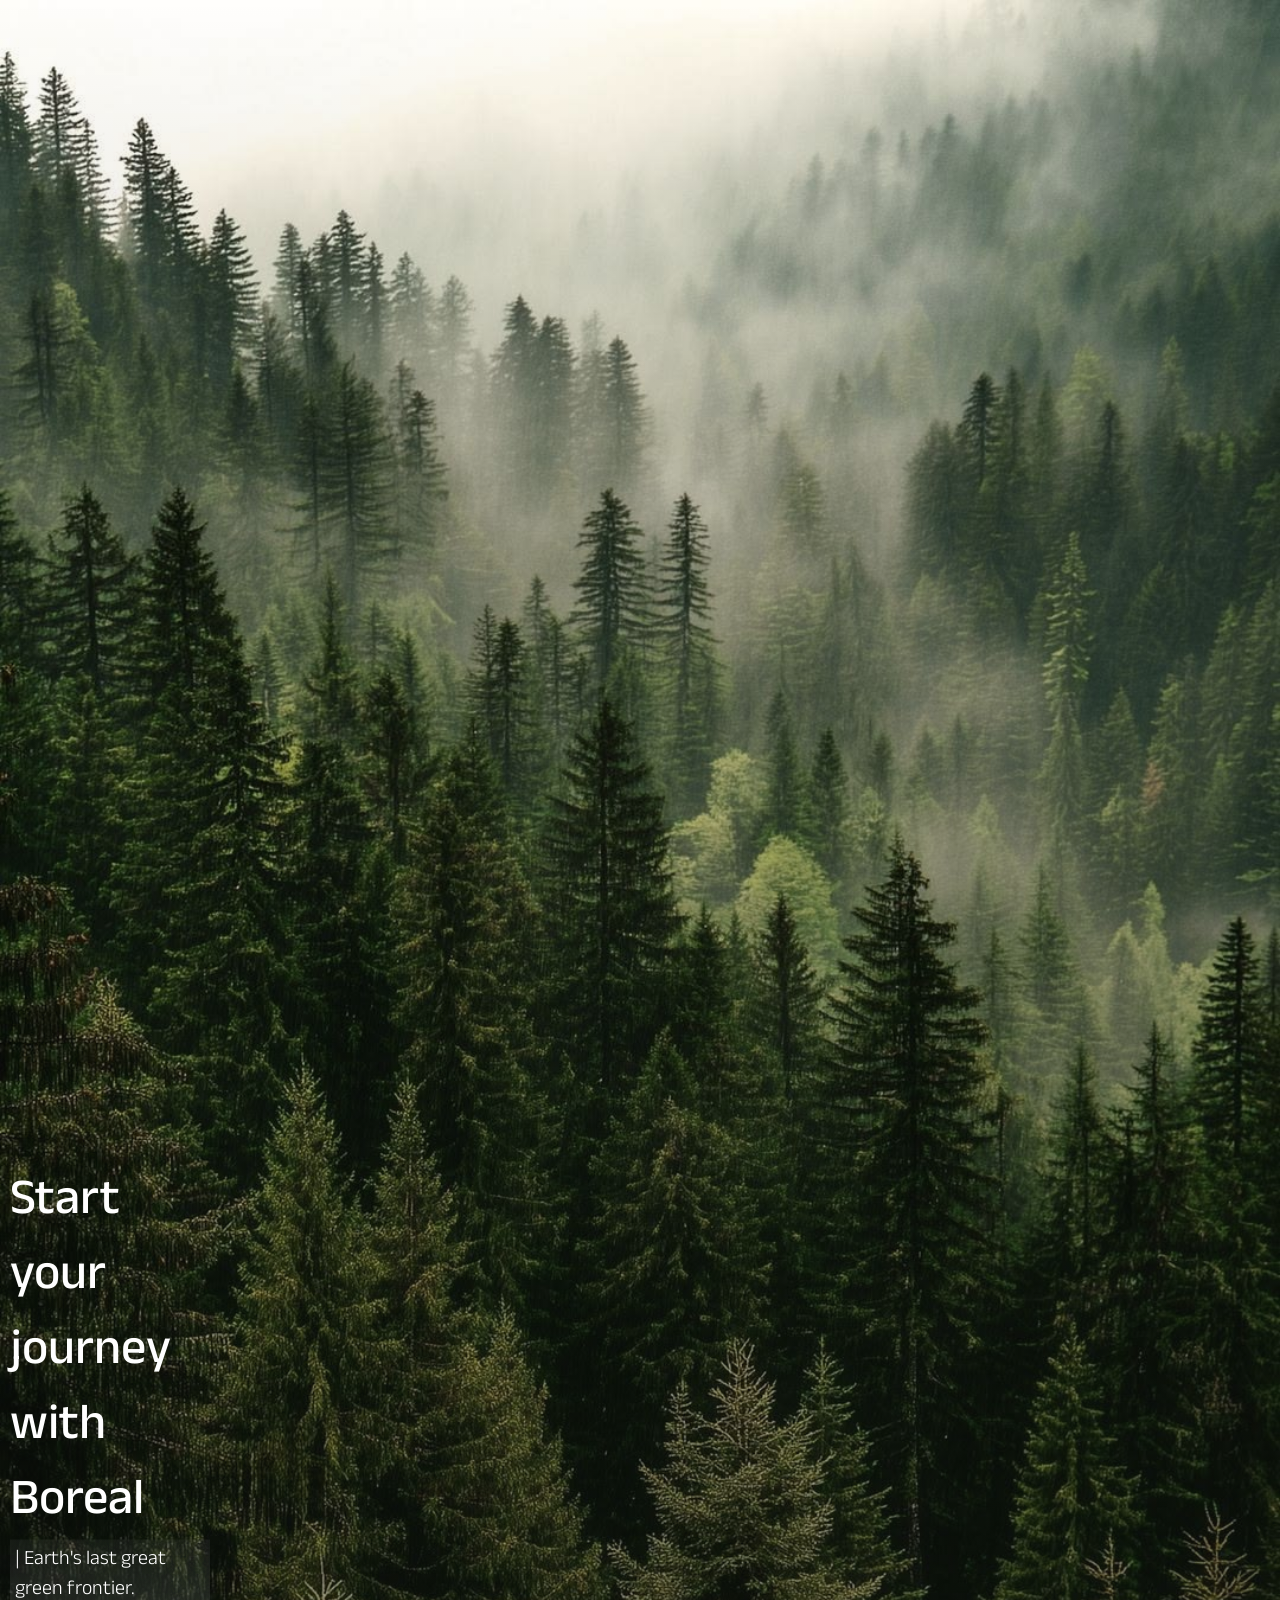
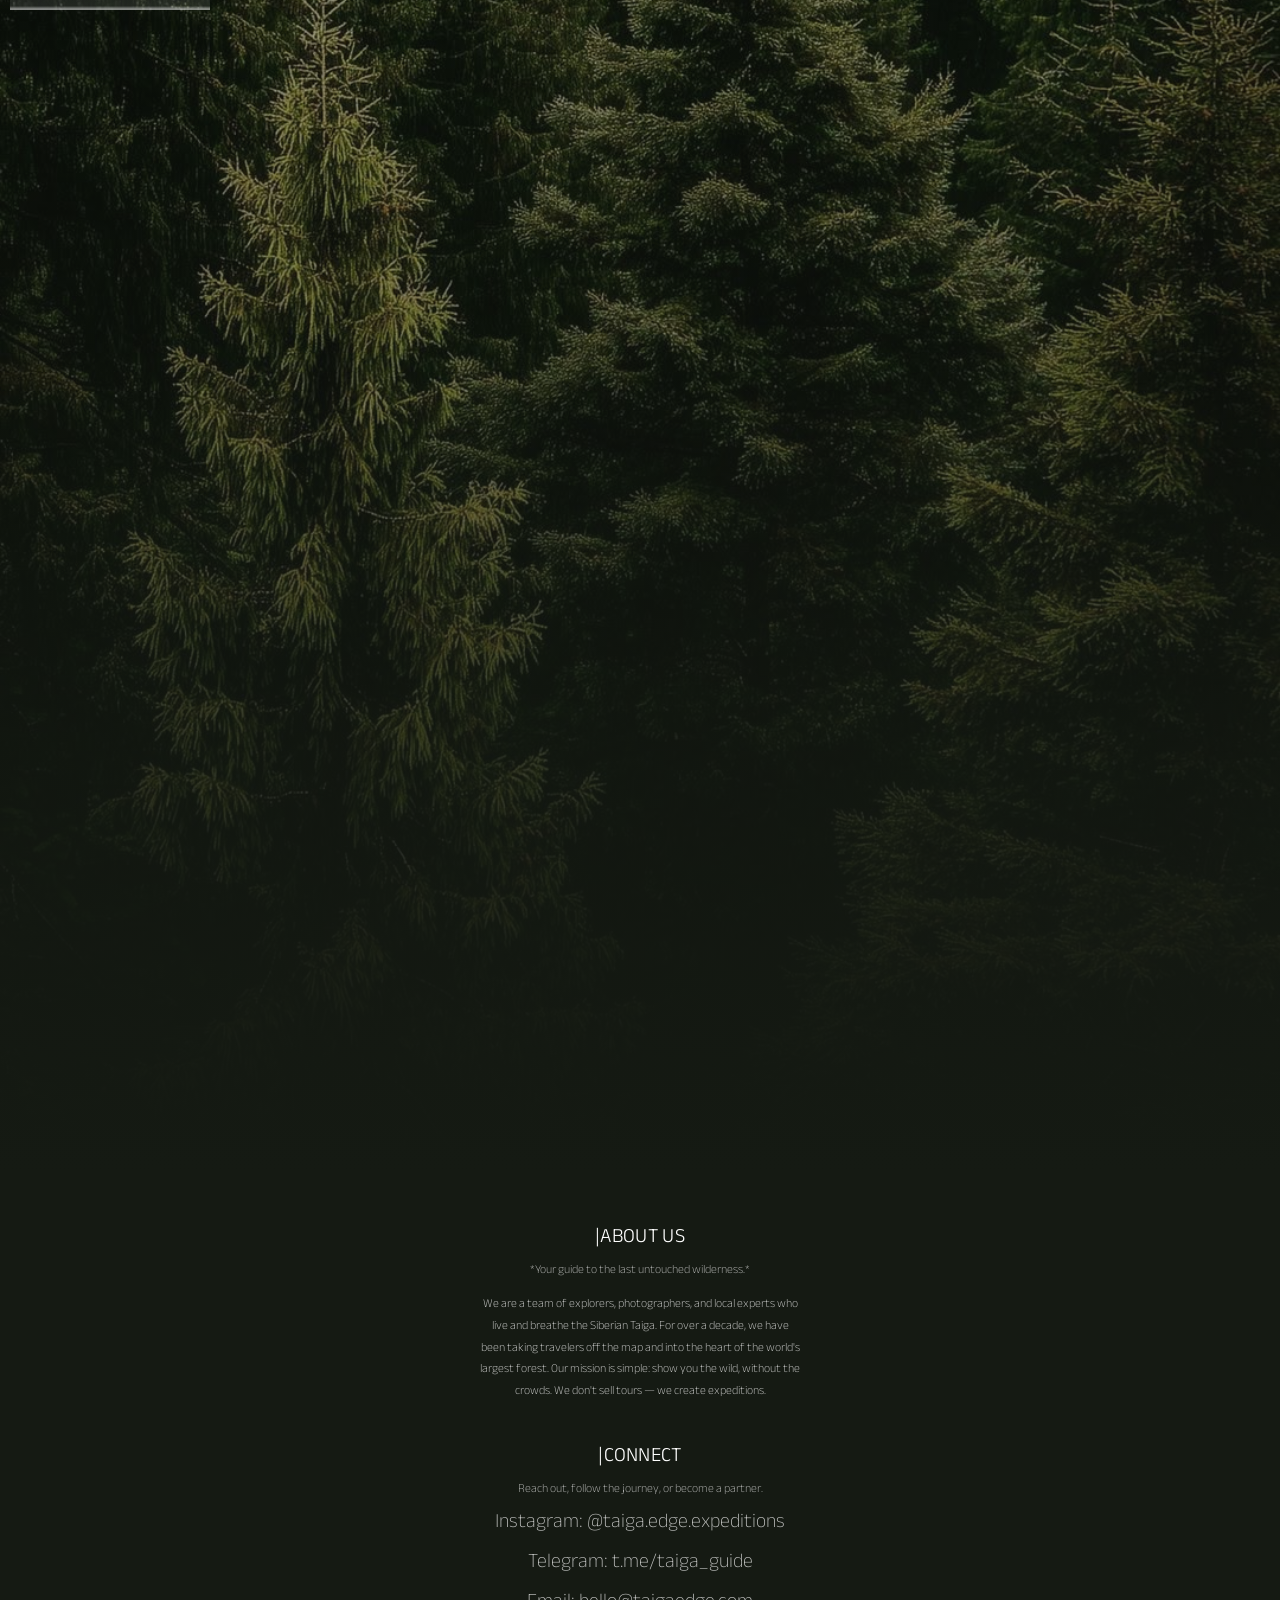
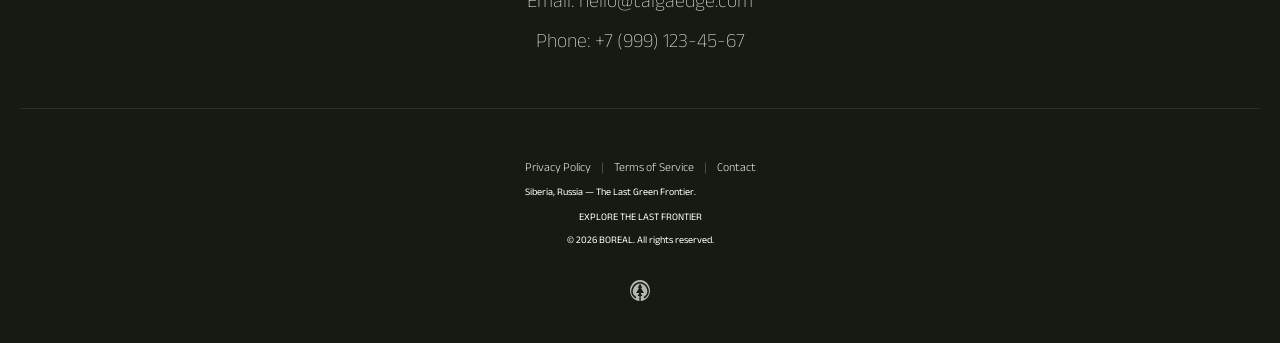
<file: taiga-boreline-landing-portfolio.html>
<!DOCTYPE html>
<html lang="en">
<head>
    <meta charset="UTF-8">
    <meta name="viewport" content="width=device-width, initial-scale=1.0">
    <meta name="description" content="Discover the Siberian taiga — Earth's largest living forest, green lungs of the North, and the last great frontier.">
    <meta name="author" content="Dmitriy Talanovskij">
    <link rel="preconnect" href="https://fonts.googleapis.com">
    <link rel="preconnect" href="https://fonts.gstatic.com" crossorigin>
    <link href="https://fonts.googleapis.com/css2?family=Anek+Gujarati:wght@100..800&family=Roboto+Mono:ital,wght@0,100..700;1,100..700&family=Saira:ital,wght@0,100..900;1,100..900&display=swap" rel="stylesheet">
    <title>Taiga — Boreal | Earth's Largest Living Forest</title>
    <script type="application/ld+json">
    {
    "@context": "https://schema.org",
    "@type": "TouristDestination",
    "name": "Siberian Taiga",
    "alternateName": "Boreal Forest",
    "description": "Discover the Siberian taiga — Earth's largest living forest, green lungs of the North, and the last great frontier.",
    "url": "https://taiga-boreal.com",
    "image": "https://taiga-boreal.com/taiga-tourism-lending/header/9265dc8317ae6471bd06bb44fe6ccf48.jpg",
    "address": {
        "@type": "PostalAddress",
        "addressCountry": "RU",
        "addressRegion": "Siberia"
    },
    "touristType": [
        "Adventure travelers",
        "Nature lovers",
        "Photographers"
    ],
    "includesAttraction": [
        {
        "@type": "TouristAttraction",
        "name": "Siberian Cedar Forests",
        "description": "Ancient cedar forests of the Siberian taiga."
        },
        {
        "@type": "TouristAttraction",
        "name": "Taiga Rivers",
        "description": "Endless rivers winding through the largest forest on Earth."
        },
        {
        "@type": "TouristAttraction",
        "name": "Siberian Wildlife",
        "description": "Home to the sable, musk deer, Siberian tiger, and wolverine."
        }
    ],
    "provider": {
        "@type": "TravelAgency",
        "name": "Boreal Expeditions",
        "url": "https://taiga-boreal.com",
        "email": "hello@taigaedge.com",
        "telephone": "+7-999-123-45-67",
        "sameAs": [
        "https://t.me/taiga_guide",
        "https://instagram.com/taiga.edge.expeditions"
        ]
    }
    }
    </script>
    <link rel="stylesheet" href="taiga-boreline-landing-page.css">
</head>
<body class="page">
    <header class="header">
        <h1 class="visuality-hidden">Boreal</h1>
        <img class="main-header-photo-mobile-only" alt="A dense Siberian taiga forest with tall coniferous trees shrouded in mist." src="taiga-tourism-landing-mobile/header-mobile/986feb47e9274267a00a974ef793bbde.jpg" loading="eager">
        <div class="all-header-content">
            <div class="header-text-content">
                <h2 class="header-title">
                    Start your journey with Boreal
                </h2>   
                <div class="header-subtitle subtitle-background">
                    <p>
                        | Earth's last great green frontier.
                    </p>
                </div>
            </div>
        </div>
        <!--==============
        mobile-header-endin
        ===============-->
    </header>
    <main>
        <!--=========================
        Mobile verison the beginings
        ==========================-->
        <div class="main-info-landing-mobile-only">
            <section class="header-sta-wrapper">
                <div class="header-sta">
                    <a href="#form-mobile-only">Enter the wild →</a>
                </div>
            </section>
            <section role="region" aria-label="Taiga facts, swipe to navigate" class="carousel-section">
                <div class="carousel-header">
                    <img src="taiga-tourism-landing-mobile/1-page-mobile/2-block/arrow-up-left_2.svg" loading="lazy" alt="" aria-hidden="true" class="carousel-arrow-prev">
                     <div class="carousel-title-wrapper">
                        <p class="carousel-title">
                            Swipe 
                        </p>
                    </div>
                    <img src="taiga-tourism-landing-mobile/1-page-mobile/2-block/arrow-up-right_1.svg" loading="lazy" alt="" aria-hidden="true" class="carousel-arrow-next">
                </div>
                <div class="carousel-track">
                <article class="carousel-slide" data-index="0">
                    <div class="carousel-slide-1-image">
                        <img src="taiga-tourism-lending/4-page/4 animals/93031929be5fb88c0b79167330a8c284.jpg" alt="" aria-hidden="true" loading="lazy" >
                    </div>
                    <div class="carousel-slide-1-text">
                        <p>
                            Faster than Usain Bolt. The taiga doesn't do second place.
                        </p>
                    </div>
                </article>
                <article class="carousel-slide" data-index="1">
                        <div class="carousel-slide-2-image">
                            <img  src="taiga-tourism-lending/1-page/taiga-1-block/1-page-taiga-1-block-2-page.jpg" alt="Rolling forested hills and distant blue mountains under a cloudy sky, framed by a rocky foreground with pine trees." aria-hidden="true" loading="lazy" >
                        </div>
                        <div class="carousel-slide-2-text">
                            <p>
                                Bigger than the Amazon — as vast as the entire United States.
                            </p>
                        </div>
                </article>
                <article class="carousel-slide" data-index="2">
                        <div class="carousel-slide-3-image">
                            <img src="taiga-tourism-lending/4-page/collage/927a4ff41d031b5d54781b3902f9cacc.jpg" alt="A bullfinch with a bright orange breast perched on a branch, eating red berries in winter." loading="lazy" >
                        </div>
                        <div class="carousel-slide-3-text">
                            <p>
                                Pyrrhula means “fire” — a red spark in the white taiga.
                            </p>
                        </div>
                </article>
                </div>
                <div class="carousel-dots" id="carousel-dots">
                    <button class="carousel-dot" type="button" data-index="0" aria-label="Go to slide 1"></button>
                    <button class="carousel-dot is-active" type="button" data-index="1" aria-label="Go to slide 2"></button>
                    <button class="carousel-dot" type="button" data-index="2" aria-label="Go to slide 3"></button>
                </div>
            </section>
            <section aria-hidden="true">
                <article class="journey-section">
                    <img class="journey-trail-main-icon" src="taiga-tourism-landing-mobile/1-page-mobile/2-block/Trail.svg" alt="" aria-hidden="true" loading="lazy">
                    <div class="journey-header">
                        <p class="journey-title">| Your journey starts here. No roads. Just wild.</p>
                        <img class="journey-icon icon-buildings" src="taiga-tourism-landing-mobile/1-page-mobile/2-block/buildings.svg" alt="" aria-hidden="true" loading="lazy">
                    </div>
                    <div class="journey-step step-1">
                        <div class="step-1-text-wrapper">
                            <p class="step-1-title">| Impassable forests. </p>
                            <p class="step-1-desc">The forest doesn't make way for you.</p>
                        </div>
                        <img class="journey-icon icon-wood" src="taiga-tourism-landing-mobile/1-page-mobile/2-block/wood.svg" alt="" aria-hidden="true" loading="lazy">
                        <img class="journey-icon icon-acorn" src="taiga-tourism-landing-mobile/1-page-mobile/2-block/acorn.svg" alt="" aria-hidden="true" loading="lazy">
                        <img class="journey-icon icon-tree-1" src="taiga-tourism-landing-mobile/1-page-mobile/2-block/christmas-tree-(1).svg" alt="" aria-hidden="true" loading="lazy">
                        <img class="step-1-image" src="taiga-tourism-landing-mobile/1-page-mobile/2-block/taiga-forest.webp" alt="" aria-hidden="true" loading="lazy">
                    </div>
                    <div class="journey-step step-2">
                        <p class="step-2-title">
                        | No trail. No map. Just instinct.
                        </p>
                        <img class="journey-icon icon-tree-2" src="taiga-tourism-landing-mobile/1-page-mobile/2-block/christmas-tree-(1).svg" alt="" aria-hidden="true" loading="lazy">
                        <img class="journey-icon icon-trees" src="taiga-tourism-landing-mobile/1-page-mobile/2-block/trees.svg" alt="" aria-hidden="true" loading="lazy">
                        <img class="journey-icon icon-tree-3" src="taiga-tourism-landing-mobile/1-page-mobile/2-block/tree.svg" alt="" aria-hidden="true" loading="lazy">
                    </div>
                    <div class="journey-step step-3">
                        <p class="step-3-title">
                        | An ocean of green. The taiga has no end.
                        </p>
                        <img class="journey-icon icon-tree-4" src="taiga-tourism-landing-mobile/1-page-mobile/2-block/christmas-tree-(1).svg" alt="" aria-hidden="true" loading="lazy">
                        <img class="step-3-image" src="taiga-tourism-landing-mobile/1-page-mobile/2-block/helicopter-taiga.webp" alt="" aria-hidden="true" loading="lazy">
                    </div>
                    <div class="journey-step step-4">
                        <p class="step-4-title">
                            | You're a guest here.
                        </p>
                        <img class="journey-icon icon-paw" src="taiga-tourism-landing-mobile/1-page-mobile/2-block/paw.svg" alt="" aria-hidden="true" loading="lazy">
                        <img class="journey-icon icon-deer" src="taiga-tourism-landing-mobile/1-page-mobile/2-block/deer.svg" alt="" aria-hidden="true" loading="lazy">
                        <img class="journey-icon icon-scan" src="taiga-tourism-landing-mobile/1-page-mobile/2-block/photo-scan.svg" alt="" aria-hidden="true" loading="lazy">

                    </div>
                    <div class="journey-step step-5">
                        <p class="step-5-title">
                        | You're almost at the heart of the taiga.
                        </p>
                        <img class="journey-icon icon-forest" src="taiga-tourism-landing-mobile/1-page-mobile/2-block/trees.svg" alt="" aria-hidden="true" loading="lazy">
                    </div>
                    <div class="journey-step step-6">
                        <p class="step-6-title">
                            | No spam. Just the wild.
                        </p>
                    </div>
                </article>
            </section>
            <section>
                <article class="visually-hidden-story" role="region">
                    <h2>Your journey through the taiga</h2>
                        <ol>
                            <li>
                            <strong>You step into the taiga.</strong>
                            No roads. No signs. Just wild. An acorn crunches under your boot — 
                            the first small sound in a forest that has no end.
                            </li>
                            
                            <li>
                            <strong>The forest closes in.</strong>
                            Fir trees rise around you, tall and silent. The branches don't move aside. 
                            The taiga doesn't make way for anyone — not even for you.
                            </li>
                            
                            <li>
                            <strong>Something is watching.</strong>
                            A deer lifts its head between the trunks. For a moment, you and the forest 
                            look at each other. Then it's gone. No trail. No map. Just instinct.
                            </li>
                            
                            <li>
                            <strong>You are not the first here.</strong>
                            Paw prints cross the trail — a wolf, or a fox, or something older. 
                            You are a guest in this forest, and the taiga has had many guests before you.
                            </li>
                            
                            <li>
                            <strong>The way is blocked.</strong>
                            A fallen log lies across the trail, moss-covered and heavy. 
                            You climb over it. The forest offers no shortcuts. Every step is earned.
                            </li>
                            
                            <li>
                            <strong>An ocean of green.</strong>
                            You climb higher. The trees stretch to the horizon. Somewhere above, 
                            a helicopter crosses the sky — small, distant, and somehow out of place 
                            in a world this old. The taiga has no end.
                            </li>
                            
                            <li>
                            <strong>You have reached the heart.</strong>
                            The forest opens. Mountains rise in the distance. You are almost there — 
                            at the center of the largest living forest on Earth. 
                            No spam. Just the wild.
                            </li>
                        </ol>
                </article>
            </section>
            <section>
                <article class="mobile-form-wrapper">
                    <form id="form-mobile-only" class="mobile-form">
                        <fieldset class="mobile-form-fieldset">
                            <div class="mobile-form-group">
                                <label for="user-name-mobile-only" class="mobile-form-label">|Name:</label>
                                <input type="text" id="user-name-mobile-only" name="user_name" placeholder="Alex American" required minlength="1" maxlength="50" class="mobile-form-input">
                            </div>
                            <div class="mobile-form-group">
                                <label for="user-email-mobile-only" class="mobile-form-label">|Email:</label>
                                <input type="email" id="user-email-mobile-only" name="user_email" placeholder="taiga@gmail.com" required class="mobile-form-input">
                            </div>
                            <div class="mobile-form-group">
                                <label for="user-message-mobile-only" class="mobile-form-label">|Message:</label>
                                <textarea id="user-message-mobile-only" name="user_message" placeholder="I like taiga and Russia" minlength="1" maxlength="100" class="mobile-form-textarea"></textarea>
                            </div>
                        </fieldset>
                    </form>
                </article>
                <button type="submit" form="form-mobile-only" class="mobile-form-submit" >Send</button>
            </section>
        </div>

        <!--=========================
        Mobile verison the endings
        ==========================-->
    </main>
    <!--=========================
        Mobile  footer version beginings
        ==========================-->
    <footer class="site-footer">
        <div class="footer-decoration">
            <img class="mobile-only" src="taiga-tourism-landing-mobile/footermobile.png" alt="" loading="lazy" aria-hidden="true">
        </div>
        <div class="footer-content">
            <article class="footer-about">
                <h3 class="footer-title">
                    |ABOUT US
                </h3>
                <p class="footer-subtitle">
                    *Your guide to the last untouched wilderness.*
                </p>
                <p class="footer-text">
                    We are a team of explorers, photographers, and local experts who live and breathe the Siberian Taiga. For over a decade, we have been taking travelers off the map and into the heart of the world's largest forest. Our mission is simple: show you the wild, without the crowds. We don't sell tours — we create expeditions.
                </p>
            </article>
            <articl class="footer-connect">
                <h3 class="footer-title">
                    |CONNECT
                </h3>
                <p class="footer-subtitle">
                    Reach out, follow the journey, or become a partner.     
                </p>
                <ul class="footer-links">
                    <li>
                        <a href="#" target="_blank" rel="noopener">
                            Instagram: @taiga.edge.expeditions  
                        </a>
                    </li>
                    <li>
                        <a href="#" target="_blank" rel="noopener">
                            Telegram: t.me/taiga_guide 
                        </a>
                    </li>
                    <li> 
                        <a href="#">
                            Email: hello@taigaedge.com
                        </a>
                    </li>
                    <li>
                        <p class="copy-phone-num" data-copy="+7 (999) 123-45-67 ">
                            Phone: +7 (999) 123-45-67 
                        </p>
                    </li>
                </ul>
            </article>
       </div>
       <hr>
       <div class="footer-bottom">
            <div class="footer-bottom-left">
                <div class="footer-bottom-links">
                    <a href="#">Privacy Policy</a>
                    <a href="#">Terms of Service</a>
                    <a href="#">Contact</a>
                </div>
                <p class="footer-location">
                    Siberia, Russia — The Last Green Frontier.
                </p>
            </div>
            <div class="footer-bottom-right">
                <p>
                    EXPLORE THE LAST FRONTIER
                </p>
                <p>
                    © 2026 BOREAL. All rights reserved.
                </p>
            </div>
        </div>
        <div class="footer-logo">
            <img src="taiga-tourism-lending/header/logo-tree.svg" alt="" loading="lazy">
        </div>
    </footer>
    <!--=========================
        Mobile footer version endings
        ==========================-->
    <script src="taiga-boreline-landing-page.js" defer></script>
</body>
</html>
</file>
<file: taiga-boreline-landing-page.css>
/* ================================================================================================================
   TABLE OF CONTENTS:
   1. Reset & Variables
   2. Global Styles
   3. Utility Classes
   4. Mobile Components
      4.1 Header
      4.2 Button
      4.3 Carousel
      4.4 Form
      4.5 Footer
   5. Desktop Components (Media Query)
   6. Animations
   ======================================================================================================== */




/*=====================================================================================================================
                                                    1. Reset & Variables
========================================================================================================================*/
*, 
*::before,
*::after {
    margin: 0;
    padding: 0;
    box-sizing: border-box;
}

html {
    scroll-behavior: smooth;
    -webkit-text-size-adjust: 100%;
}

body {
    min-height: 100vh;
    line-height: 1.5;
    -webkit-font-smoothing: antialiased;
    text-rendering: optimizeLegibility;
}

img,
picture,
video,
canvas,
svg {
    display: block;
    max-width: 100%;
    height: auto;
}

input,
button,
textarea,
select {
    font: inherit;
    color: inherit;
}

button {
    cursor: pointer;
    background: none;
    border: none;
}

a {
    color: inherit;
    text-decoration: none;
}

ul,
ol {
    list-style: none;
}

h1, h2, h3, h4, h5, h6 {
    font-size: inherit;
    font-weight: inherit;
}
/*=====================================================================================================================
                                               2. Global Styles
========================================================================================================================*/
:root {
    --color-text: #ffffff;
    --color-background: #151A13;
    --color-cards-background: #424D3E;
    --color-form-background: #2A3426;



    /*==========================
    gradient for header
    ===========================*/
    --header-gradient-photo: linear-gradient(
    180deg,
    #151a1300 0%,           
    #151a1383 70%,          
    #151a13ce 85%,          
    #151A13 100%        
);
    /*============================
    slogan under header
    =============================*/
    --border-gradient-slogan: linear-gradient(
        180deg,
        #ffffff0d 0%,
        #ffffff19 95%,
        #ffffff83 99%,
        #FFFFFF 100%
    );
    /*==============================
    button-tokens buttons and form
    ===============================*/
    --bg-button-gradient: linear-gradient(
        90deg,
        rgba(59, 70, 54, 0) 0%,
        rgba(59, 70, 54, 1) 100%
    );

    --border-gradient-vertical: linear-gradient(
        180deg,
        #3B4636 0%,
        #FFFFFF 50%,
        #3B4636 100%
    );

    --border-gradient-horisontal: linear-gradient(
        90deg,
        #3B4636 0%,
        #FFFFFF 50%,
        #3B4636 100%
    );
    /*=======================
    form-tokens border and sides of main block 
    ========================*/
    --gradient-side-glow-left-right: linear-gradient(
        90deg,
        rgba(255, 255, 255, 0.15) 0%,
        rgba(255,255,255, 0.05) 10%,
        rgba(21, 26, 19, 0) 20%,       
        rgba(21, 26, 19, 0) 80%, 
        rgba(255, 255, 255, 0.05) 90%,    
        rgba(255, 255, 255, 0.15) 100%   
    );
     --devider-gradient-horisontal: linear-gradient(
    90deg,
    transparent 0%,
    #FFFFFF 50%,
    transparent 100%
  );
    --border-width: 1px;
    --side-glow-width: 40px;

    /*===============================
    border radius of objects
    ===============================*/
    --border-radius-buttons: 100px;
    --border-radius-form: 20px;
    --border-radius-cards: 20px;
    --border-radius-pill-1: 100px;
    --border-radius-full: 999px;
    --border-radius-pill-2: 50px;


    /*===================
    fonts families
    ====================*/
    --font-main: 'Anek Gujarati', system-ui, sans-serif;
    --font-mono: 'Roboto Mono', monospace;
    --font-display: 'Saira', sans-serif;



    /*=================
    fonts sizes
    ===================*/
    --fs-light:  10px;   /*footer copy right*/
    --fs-sm:     12px;   /*footer info*/
    --fs-xs:     14px;   /*card info*/
    --fs-base:   16px;   /*journey dop info*/
    --fs-lg:     18px;   /* enter the wild*/
    --fs-xl:     20px;   /*form text, footer header, journey text */
    --fs-2xl:    24px;   /*jorney header */
    --fs-3xl:    32px;   /*send*/
    --fs-4xl:    40px;   /*swipe*/
    --fs-5xl:    50px;   /*main header*/
    /*==================
    font weight
    ===================*/
    --fw-thin: 100; /**/
    --fw-extra-light: 200; /**/
    --fw-light: 300; /**/
    --fw-regular: 400; /**/
    --fw-medium: 500; /**/
    --fw-semi-bold: 600; /**/
    --fw-bold: 700; /**/

    /*======================
    sizes
    ======================*/
    --container-max: 480px;

    /*================
    animations hoover and other
    ==================*/
    --transition-fast: 0.15s ease;
    --transition-medium: 0.3s ease;
    --transition-slow: 0.5s ease;


    /*===========
    shadows
    ===============*/
    --shadow-sm: 0 2px 8px rgba(0, 0, 0, 0.1);
    --shadow-md: 0 8px 24px rgba(0, 0, 0, 0.2);
    --shadow-lg: 0 16px 48px rgba(0, 0, 0, 0.3);
}





/*=====================================================================================================================
                                                3. Utility Classes
========================================================================================================================*/

/*==========================
        block mobile
===========================*/
.mobile-only,
.main-info-landing-mobile-only,
.main-header-mobile-only {
  display: block;
}


.mobile-only {
    display: block;
}

/*=====================================================================================================================
                                            4. Mobile Components
========================================================================================================================*/






.main-info-landing-mobile-only {
    display: flex;
    flex-direction: column;
    gap: 20px;
    width: 100%;
    max-width: 480px;
    margin: 0 auto;
}
.visuality-hidden {
    position: absolute;
    width: 1px;
    height: 1px;
    padding: 0;
    margin: -1px;
    overflow: hidden;
    clip: rect(0, 0, 0, 0);
    white-space: nowrap;
    border: 0;
}
.page {
    background-color: var(--color-background);
    color: var(--color-text);
    font-family: var(--font-main);
}



/*====================================================================

=====================================================================*/


.header {
    position: relative;
    width: 100%;
    display: block;
    overflow: hidden;
}

.header::before {
    content: '';
    position: absolute;
    inset: 0;
    z-index: 1;
    background: var(--header-gradient-photo);
    pointer-events: none;
}
.main-header-photo-mobile-only {
    z-index: 0;
    display: block;
    width: 100%;
    height: auto;
}

.all-header-content {
    position: absolute;
    top: 50%;
    left: 10px;
    transform: translateY(-50%);
    z-index: 2;
    max-width: var(--container-max);
}
.header-text-content {
    max-width: 200px
}
.header-title {
    font-size: var(--fs-5xl);
    font-weight: var(--fw-medium) ;
}

.header-subtitle {
    font-size: var(--fs-xl);
    font-weight: var(--fw-light) ;
}
.subtitle-background {
    padding: 5px;
    display: inline-block;
    background: var(--border-gradient-slogan);

}

.header-sta-wrapper {
    display: flex;
    justify-content: center;
    padding: 10px 20px 80px;
    
}
.header-sta {
    position: relative;
    display: inline-block;
    padding: 25px 40px;
    z-index: 2;
    background: var(--bg-button-gradient);
    border-radius: 100px;
    font-size:var(--fs-lg);
    font-weight: var(--fw-medium);
    text-decoration: none;
    transition: var(--transition-medium);
    transition: 
        transform var(--transition-medium),
        opacity var(--transition-medium),
        box-shadow var(--transition-medium);
    cursor: pointer;
    user-select: none;
    -webkit-tap-highlight-color: transparent;
    transition: 
        transform var(--transition-medium),
        opacity var(--transition-medium),
        box-shadow var(--transition-medium);
}
.header-sta::before {
    content: '';
    position: absolute;
    inset: 0;
    border-radius: inherit;
    padding: 1px;
    background: var(--border-gradient-vertical);
    -webkit-mask: 
    linear-gradient(#fff 0 0) content-box,
    linear-gradient(#fff 0 0);
    -webkit-mask-composite: xor;
    mask-composite: exclude;
}

.header-sta:hover {
    transform: translateY(-4px);
    box-shadow: 0 8px 20px rgba(0, 0, 0, 0.4);
}
.header-sta:active {
    transform: translateY(-1px);
    opacity: 0.7;
    box-shadow: none;
}




/*====================================================================
Carousel_section
=====================================================================*/
.carousel-section {
    position: relative;
    width: 100%;
    padding: 40px 0 60px;
    overflow: hidden;
    background-color: var(--color-background);
    background-image: var(--gradient-side-glow-left-right);
    background-repeat: no-repeat;
    background-size: 100% 100%;
    --side-glow-width: 40px;
}
.carousel-section::before {
    content: '';
    position: absolute;
    top: 0;
    left: 0;
    width: 100%;
    z-index: 10;
    pointer-events: none;
    background: var(--devider-gradient-horisontal);
    height: 1px;

}
.carousel-section::after {
    content: '';
    position: absolute;
    bottom: 0;
    left: 0;
    width: 100%;
    height: 1px;
    background: var(--devider-gradient-horisontal);
    z-index: 10;
    pointer-events: none;
}
.carousel-header {
    display: flex;
    align-items: center;
    justify-content: space-between;
    padding: 0 20px;
    margin-bottom: 40px;
}
.carousel-title-wrapper {
    flex: 1;
    display: flex;
    justify-content: center;
}
.carousel-title {
    font-family: var(--font-main);
    font-size: var(--fs-4xl);
    font-weight: var(--fw-light);
    color: var(--color-text);
    letter-spacing: 1px;
}
.carousel-arrow-prev,
.carousel-arrow-next {
    width: 70px; 
    height: auto;
    cursor: pointer;
    opacity: 0.7; 
}
.carousel-arrow-prev:hover,
.carousel-arrow-next:hover {
    opacity: 1;
}
.carousel-arrow-prev:active,
.carousel-arrow-next:active {
    transform: scale(0.9);
}
.carousel-track {
    display: flex;
    gap: 40px;
    padding: 30px 20px;
    overflow-x: auto;
    scroll-snap-type: x mandatory;
    scroll-behavior: smooth;
    -ms-overflow-style: none;
    scrollbar-width: none;
    padding-top: 30px;
    padding-bottom: 30px;
}
.carousel-track::-webkit-scrollbar {
    display: none;
}
.carousel-slide {
    position: relative;
    flex: 0 0 92%;
    scroll-snap-align: center;
    background-color: var(--color-cards-background);
    border-radius: var(--border-radius-cards);
    padding: 24px 20px;
    gap: 20px;
    min-height: 140px;
    display: flex;
    align-items: center;
    transition: transform 0.3s ease, opacity 0.3s ease;
    opacity: 0.8;
    animation: arcEffect linear both;
    animation-timeline: view(x);
    animation-range: cover 0% cover 100%;
}
.carousel-slide::before {
    content: '';
    position: absolute;
    inset: 0;
    border-radius: inherit;
    padding: 1px;
    background: var(--border-gradient-vertical);
    -webkit-mask: 
        linear-gradient(#fff 0 0) content-box,
        linear-gradient(#fff 0 0);
    -webkit-mask-composite: xor;
    mask-composite: exclude;
    pointer-events: none;
}
.carousel-slide-1-image,
.carousel-slide-2-image,
.carousel-slide-3-image {
    position: relative;
    border-radius: var(--border-radius-full);
    flex-shrink: 0;
    box-shadow: var(--shadow-sm);
}
.carousel-slide-1-image img {
    width: 101px;
    height: 101px;
    object-fit: cover;
    border-radius: var(--border-radius-full);
    display: block;
}
.carousel-slide-2-image img {
    width: 90px;
    height: 120px;
    object-fit: cover;
    border-radius: var(--border-radius-full);
    display: block;
}
.carousel-slide-3-image img {
    width: 100px;
    height: 100px;
    object-fit: cover;
    border-radius: var(--border-radius-full);
    display: block;
}
.carousel-slide-1-image::before,
.carousel-slide-2-image::before,
.carousel-slide-3-image::before {
    content: '';
    position: absolute;
    inset: 0;
    border-radius: var(--border-radius-full);
    padding: 1.5px;
    background: var(--border-gradient-vertical);
    -webkit-mask: 
        linear-gradient(#fff 0 0) content-box,
        linear-gradient(#fff 0 0);
    -webkit-mask-composite: xor;
    mask-composite: exclude;
    pointer-events: none;
    z-index: 1;
}
.carousel-slide-1-text,
.carousel-slide-2-text,
.carousel-slide-3-text {
    flex: 1;
    display: flex;
    align-items: center;
    height: 100%;
}
.carousel-slide-1-text p,
.carousel-slide-2-text p,
.carousel-slide-3-text p {
    font-family: var(--font-main);
    font-size: var(--fs-xs);
    line-height: 20px;
    font-weight: var(--fw-light);
    color: var(--color-text);
    text-align: left;

}
.carousel-dots {
    display: flex;
    justify-content: center;
    align-items: center;
    gap: 8px;
    margin-top: 30px;
}
.carousel-dot {
    width: 8px;
    height: 8px;
    background-color: #6B7A65;
    border-radius: var(--border-radius-full);
    transition: all var(--transition-medium);
    padding: 0;
}
.carousel-dot.is-active {
    width: 24px;
    background-color: var(--color-text);
    border-radius: var(--border-radius-buttons);
    animation: dotActive linear both;
    animation-timeline: view(x);
    animation-range: cover 0% cover 100%;
}







/*====================================================================

=====================================================================*/

.journey-section {
    position: relative;
    padding: 100px 20px;
    overflow: hidden;
}
.journey-trail-main-icon {
    position: absolute;
    top: 300px;
    left: 50%;
    transform: translateX(-50%);
    bottom: 120px;
    height: auto;
    width: auto;
    z-index: 0;
    pointer-events: none;
    opacity: 0.5;
    object-fit: contain;
}
.journey-header,
.journey-step {
    position: relative;
    z-index: 1;
}

.journey-step {
    margin-bottom: 120px;
    min-height: 300px;
}


.journey-header {
    margin-bottom: 100px;
    text-align: center;
}

.journey-title {
    font-size: var(--fs-2xl);
    font-weight: var(--fw-semi-bold) ;
    line-height: 30px;
}

.journey-section [class$="-title"] {
    font-size: var(--fs-xl) ;
    font-weight: var(--fw-medium);
    margin-bottom: 1px;
}

.step-1-desc {
    font-size: var(--fs-base);
    font-weight: var(--fw-light);
    color: #ffffffd1;
}



.step-1 {
    padding-left: 20px;
}
.step-1-text-wrapper {
    max-width: 60%;
    position: relative;
    z-index: 2;
}

.step-2 {
    text-align: left;
}

.step-3 {
    padding-left: 20px;
}

.step-3-title {
    max-width: 50%;
}

.step-4 {
    text-align: left;
    padding-right: 20px;
}

.step-5 {
    text-align: left;
    padding-left: 40%;
}
.step-6 {
    text-align: center;
    margin-top: 100px;
    margin-bottom: 40px;
    min-height: auto;
}

/*============================        title        ===============================================*/

.journey-icon {
    position: absolute;
    z-index: 3;
    filter: brightness(0) invert(1);
    opacity: 0.8;
}


.icon-buildings {
    top: 140px;
    right: 20%;
    width: 70px;
    height: auto;
}


/*===========================         step-1           ================================================*/

.step-1 {
    padding-left: 10px;
}

.step-1-text-wrapper {
    max-width: 35%;
    position: absolute;
    right: -5%;
    top: 230px;
    height: auto;

}

.icon-wood {
    height: auto;
    width: 45px;
    top: 220px;
    left: 30%;

}

.icon-acorn {
    height: auto;
    width: 44px;
    top: 190px;
    left: 20%;
    transform: rotate(-30deg);
}

.icon-tree-1 {
    height: auto;
    width: 45px;
    top: 170px;
    left: 35%;
    transform: rotate(25deg);
}

.step-1-image {
    position: absolute;
    right: -38%;
    top: 300px;
    width: 100%;
    z-index: 1;
}
/*==============================       step-2         =============================================*/

.step-2-title {
    position: absolute;
    top: 310px;
    left: -1%;
    max-width: 70%;
    height: auto;
}

.icon-tree-2 {
    height: auto;
    width: 53px;
    top: 160px;
    left: 20%;
    transform: rotate(25deg);

}


.icon-trees {
    height: auto;
    width: 55px;
    top: 430px;
    left: 55%;
    transform: rotate(10deg);
}



.icon-tree-3 {
    height: auto;
    width: 53px;
    top: 140px;
    transform: rotate(-15deg);
}


/*====================             step-3               =======================================================*/

.icon-tree-4 {
    height: auto;
    width: 60px;
    top: 240px;
    transform: rotate(15deg);
    right: 10%;
}

.step-3-image {
    position: absolute;
    height: auto;
    left: -10%;
    top: 400px;
    width: 60%;
}

.step-3-title {
    position: absolute;
    top: 250px;
    left: -3%;
}
/*==============================        step-4          =============================================*/

.icon-scan {
    height: auto;
    width: 45px;
    top: 200px;
    right: 20%;
    transform: rotate(20deg);
}

.icon-deer {
    height: auto;
    width: 50px;
    top: 280px;
    right: 35%;
    transform: rotate(-18deg);
}

.icon-paw {
    height: auto;
    width: 55px;
    top: 340px;
    right: 10%;
    transform: rotate(10deg);
}

.step-4-title {
    position: absolute;
    top: 220px;
    max-width: 50%;
}


/*===============================          step-5         ============================================*/

.step-5-title {
    position: absolute;
    max-width: 50%;
    top: 50px;
    right: -3%;
}

.icon-forest {
    height: auto;
    width: 60px;
    top: 200px;
    left: 15%;
    transform: rotate(-20deg);
}
/*===============================          step-6         ============================================*/

.journey-section .step-6-title {
    max-width: 100%;
    font-weight: var(--fw-semi-bold);
    font-size: var(--fs-3xl);
    line-height: 1.2;
    padding-top: 10px;
}

/*===============================          a11y story        ============================================*/

.visually-hidden-story {
    position: absolute;
    width: 1px;
    height: 1px;
    padding: 0;
    margin: -1px;
    overflow: hidden;
    clip: rect(0, 0, 0, 0, 0);
    white-space: nowrap;
    border: 0;
}

/*=============================================================================================================
                                       Form-mobile-only
==============================================================================================================*/

.mobile-form-wrapper {
    padding: 20px 20px;
    background-color: var(--color-form-background);
    border-radius: var(--border-radius-form);
    margin: 20px;
}

.mobile-form-fieldset {
    border: none;
    padding: 0;
    margin: 0;
    display: flex;
    flex-direction: column;
    gap: 25px;
}
.mobile-form-group {
    display: flex;
    align-items: baseline;
    gap: 10px;
}
.mobile-form-label {
    font-family: var(--font-main);
    font-size: var(--fs-xl) ;
    font-weight: var(--fw-light);
    color: var(--color-text);
    opacity: 0.9;
    white-space: nowrap;
}

.mobile-form-input,
.mobile-form-textarea {
    flex: 1;
    width: 100%;
    padding: 0 0 2px 0;
    background-color: transparent;
    border: none;
    border-radius: 0;
    border-bottom: 1px solid var(--color-text);
    color: var(--color-text);
    font-family: var(--font-main);
    font-size: var(--fs-xl);
    outline: none;
    line-height: 1.2;
    appearance: none;
}
.mobile-form-textarea {
    height: 1.2em;
    min-height: unset;
    resize: none;
    overflow: hidden;
    display: block;
    box-shadow: none;
}
.mobile-form-submit {
    position: relative;
    display: block;
    width: 90%;
    margin: 30px auto 40px auto;
    padding: 15px 0;
    background: var(--bg-button-gradient);
    border-radius: var(--border-radius-buttons);
    color: var(--color-text);
    font-size: var(--fs-3xl);
    font-weight: var(--fw-bold);
    border: none;
    cursor: pointer;
    transition: all var(--transition-medium);

}

.mobile-form-submit::before {
    content: '';
    position: absolute;
    inset: 0;
    border-radius: inherit;
    padding: 1px;
    background: var(--border-gradient-vertical);
    -webkit-mask: 
        linear-gradient(#fff 0 0) content-box,
        linear-gradient(#fff 0 0);
    -webkit-mask-composite: xor;
    mask-composite: exclude;
    pointer-events: none;
}

.mobile-form-submit:active {
    transform: translateY(0);
    opacity: 0.8;
}

/*=================
desktop enabled
==================*/
@media (min-width: 768px) {
  /* .desktop-only,
  .main-info-landing-desktop-only,
  .main-header-desktop-only,
  .nav-desktop-only,
  .partners-desktop-only {
    display: block;
  } */
   .main-info-landing-mobile-only {
        border-left: 1px solid rgba(255, 255, 255, 0.1);
        border-right: 1px solid rgba(255, 255, 255, 0.1);
        box-shadow: 0 0 50px rgba(0, 0, 0, 0.5);
  }
    .mobile-only,
    .main-info-landing-mobile-only,
    .main-header-mobile-only {
    display: none;
  }

  /* .mobile-only {
    display: none;
  }


  .desktop-only {
    display: block;
  } */
}

/*====================================================================
                             footer section
=====================================================================*/

.site-footer {
    position: relative;
    background-color: var(--color-background);
    color: var(--color-text);
    display: flex;
    flex-direction: column;
    gap: 30px;
    padding-top: 50px;
    padding-bottom: 40px;
    padding-left: 20px;
    padding-right: 20px;
    overflow: hidden;
}
.footer-decoration {
    position: absolute;
    inset: 0;
    z-index: 0;
    pointer-events: none;
}
.footer-decoration img {
    width: 100%;
    height: 100%;
    object-fit: cover;
    object-position: top;
}

.footer-content,
.footer-bottom,
.site-footer > hr,
.footer-logo {
    
    position: relative;
    z-index: 1;
}


.footer-content {
    display: flex;
    flex-direction: column;
    gap: 40px;
    text-align: center;
}

.site-footer > hr {
    border: none;
    border-top: 1px solid rgba(225, 225, 255, 0.1);
    margin: 20px 0;
    width: 100%;
}
.footer-bottom {
    display: flex;
    flex-direction: column;
    flex-wrap: wrap;
    justify-content: space-between;
    align-items: center;
    width: 100%;
    gap: 10px 20px;
    font-size: var(--fs-light);
    color: var(--color-text);
}

.footer-bottom-left,
.footer-bottom-right {
    display: flex;
    flex-direction: column;
    gap: 8px;
}

.footer-bottom-left {
    text-align: left;
}

.footer-bottom-right {
    text-align: center;
}

.footer-bottom-links {
    display: flex;
    flex-direction: row;
    gap: 10px;
    justify-content: flex-start;
}

.footer-bottom-links a {
    font-size:var(--fs-sm);
    font-weight: var(--fw-light);
    opacity: 0.85;
}

.footer-bottom-links a:not(:last-child)::after {
    content: '|';
    margin-left: 10px;
    opacity: 0.4;
}
.footer-bottom-info {
     display: flex;
     flex-direction: column;
     gap: 5px;
     font-size: var(--fs);
}

.footer-logo {
    display: flex;
    justify-content: center;
    margin-top: 2px;
    margin-bottom: 2px;
}

.footer-logo img {
    width: 20px;
    height: auto;
    opacity: 0.7;
}


.footer-title {
    font-size: var(--fs-xl);
    font-weight:var(--fw-light);
    letter-spacing: 0.3px;
}

.footer-subtitle {
    font-size: var(--fs-sm);
    font-weight: var(--fw-extra-light);
    opacity: 0.75;
    margin-top: 8px;
}

.footer-text {
    font-size: var(--fs-sm);
    font-weight: var(--fw-extra-light);
    line-height: 1.8;
    max-width: 320px;
    margin: 15px auto 0;
    opacity: 0.85;
}

.footer-links {
    display: flex;
    flex-direction: column;
    gap: 10px;
    margin-top: 10px;
}

.footer-links li,
.footer-links a,
.footer-links p {
    font-size: var(--fs-xl);
    font-weight: var(--fw-extra-light);
    opacity: 0.85;
}

/*=============================================================================================================
                                            6. Animations
==============================================================================================================*/
@keyframes arcEffect {
    0% {
        transform: scale(0.85) translateY(20px);
        opacity: 0.6;
    }
    50% {
        transform: scale(1) translateY(-10px);
        opacity: 1;
    }
    100% {
        transform: scale(0.85) translateY(20px);
        opacity: 0.6;
    }
}
@keyframes dotActive {
    0%, 100% {
        width: 8px;
        background-color: #6B7A65;
    }
    50% {
        width: 24px;
        background-color: var(--color-text);
    }
}
</file>
